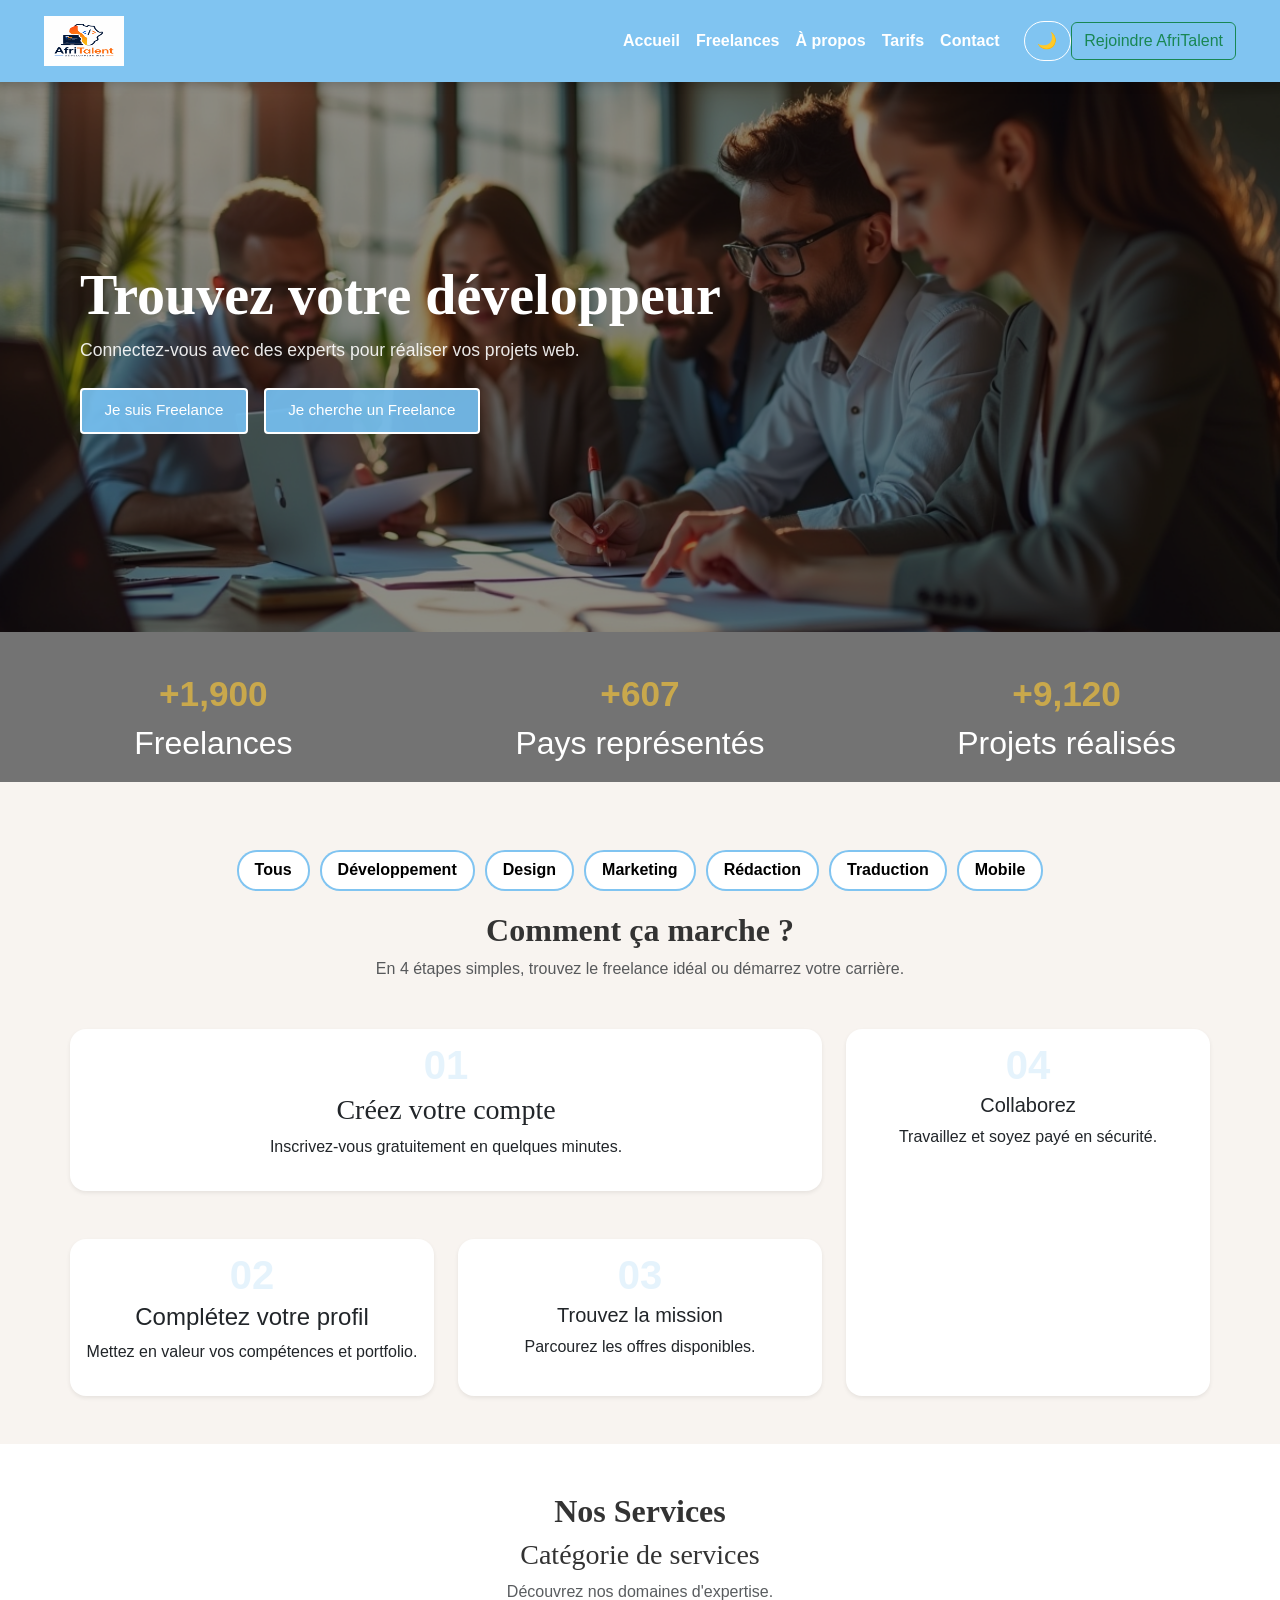
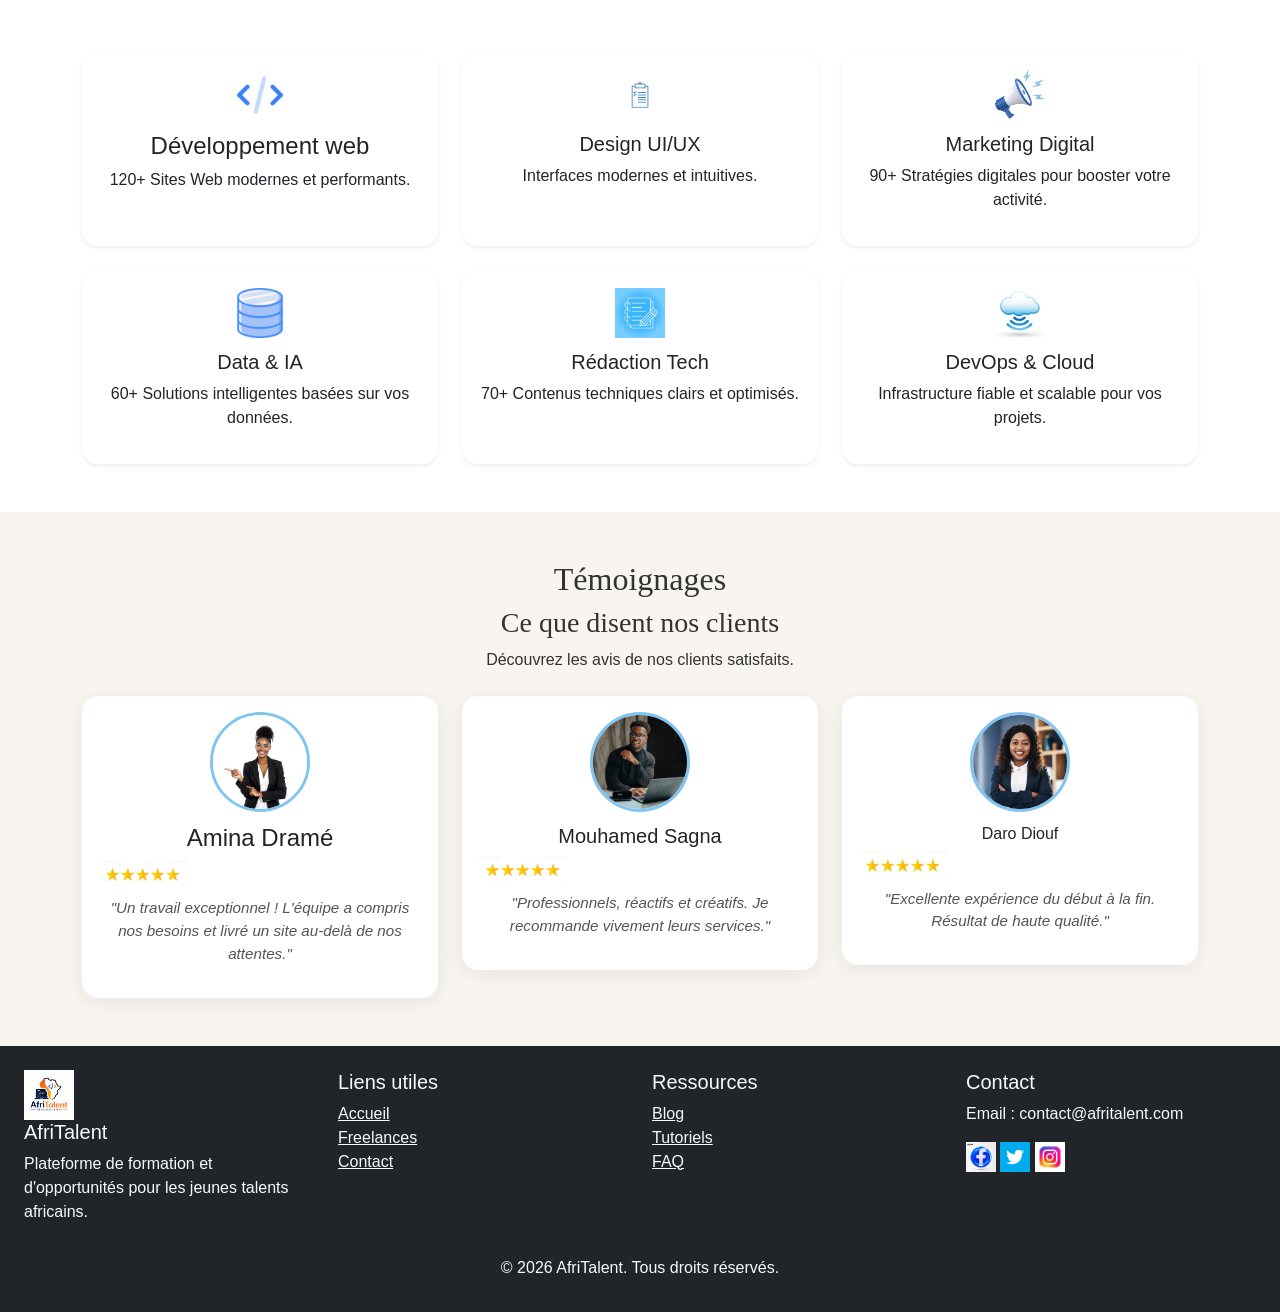
<file: index.html>
<!DOCTYPE html>
<html lang="fr">

<head>
  <meta charset="UTF-8">
  <meta name="viewport" content="width=device-width, initial-scale=1.0">
  <title>AfriTalent — Accueil</title>
  <!-- Bootstrap 5 via CDN -->
  <link href="https://cdn.jsdelivr.net/npm/bootstrap@5.3.0/dist/css/bootstrap.min.css" rel="stylesheet">
  <!-- Bootstrap Icons -->
  <link href="https://cdn.jsdelivr.net/npm/bootstrap-icons@1.10.5/font/bootstrap-icons.css" rel="stylesheet">
  <!-- Feuille de style personnelle -->
  <link rel="stylesheet" href="css/style.css">
</head>

<body>

  <!-- NAVBAR : navigation responsive avec Bootstrap -->
  <nav class="navbar navbar-expand-lg bg-white">
    <div class="container-fluid">
      <img src="IMAGE/LOGO.png" width="80" alt="Logo AfriTalent">
      <button class="navbar-toggler" type="button" data-bs-toggle="collapse" data-bs-target="#navbarSupportedContent"
        aria-controls="navbarSupportedContent" aria-expanded="false" aria-label="Toggle navigation">
        <span class="navbar-toggler-icon"></span>
      </button>
      <div class="collapse navbar-collapse" id="navbarSupportedContent">
        <ul class="navbar-nav ms-auto mb-2 mb-lg-0">
          <li class="nav-item"><a class="nav-link active" aria-current="page" href="index.html">Accueil</a></li>
          <li class="nav-item"><a class="nav-link" href="freelances.html">Freelances</a></li>
          <li class="nav-item"><a class="nav-link" href="about.html">À propos</a></li>
          <li class="nav-item"><a class="nav-link" href="tarif.html">Tarifs</a></li>
          <li class="nav-item"><a class="nav-link" href="contact.html">Contact</a></li>
        </ul>
        <form class="d-flex" role="search">
          <button class="btn btn-outline-success" type="submit">Rejoindre AfriTalent</button>
        </form>
      </div>
    </div>
  </nav>

  <!-- SECTION HERO : image principale avec titre et boutons CTA -->
  <section id="hero">
    <div class="hero">
      <img src="IMAGE/AfriTalent.png" alt="Image hero AfriTalent">
      <div class="hero-content">
        <h1>Trouvez votre développeur</h1>
        <p>Connectez-vous avec des experts pour réaliser vos projets web.</p>
        <div class="hero-buttons">
          <button type="button" class="btn btn-primary">Je suis Freelance</button>
          <button type="button" class="btn btn-primary">Je cherche un Freelance</button>
        </div>
      </div>
    </div>

    <!-- STATS : compteurs animés au scroll -->
    <div id="stats-section" class="row text-center g-4">
      <div class="col-md-4">
        <span class="display-6 fw-bold counter" data-target="2500">+2500</span>
        <p>Freelances</p>
      </div>
      <div class="col-md-4">
        <span class="display-6 fw-bold counter" data-target="800">+800</span>
        <p>Pays représentés</p>
      </div>
      <div class="col-md-4">
        <span class="display-6 fw-bold counter" data-target="12000">+12 000</span>
        <p>Projets réalisés</p>
      </div>
    </div>
  </section>

  <!-- SECTION COMMENT ÇA MARCHE : Bento Grid 4 étapes -->
  <section id="how-it-works" class="py-5" aria-labelledby="how-title">
    <div class="container text-center">
      <h2 id="how-title" class="fw-bold">Comment ça marche ?</h2>
      <p class="text-muted">En 4 étapes simples, trouvez le freelance idéal ou démarrez votre carrière.</p>
      <div class="row g-4 mt-4">
        <div class="col-md-3">
          <div class="card h-100 shadow-sm">
            <div class="card-body">
              <span class="text-primary fw-bold">01</span>
              <h3>Créez votre compte</h3>
              <p>Inscrivez-vous gratuitement en quelques minutes.</p>
            </div>
          </div>
        </div>
        <div class="col-md-3">
          <div class="card h-100 shadow-sm">
            <div class="card-body">
              <span class="text-primary fw-bold">02</span>
              <h4>Complétez votre profil</h4>
              <p>Mettez en valeur vos compétences et portfolio.</p>
            </div>
          </div>
        </div>
        <div class="col-md-3">
          <div class="card h-100 shadow-sm">
            <div class="card-body">
              <span class="text-primary fw-bold">03</span>
              <h5>Trouvez la mission</h5>
              <p>Parcourez les offres disponibles.</p>
            </div>
          </div>
        </div>
        <div class="col-md-3">
          <div class="card h-100 shadow-sm">
            <div class="card-body">
              <span class="text-primary fw-bold">04</span>
              <h5>Collaborez</h5>
              <p>Travaillez et soyez payé en sécurité.</p>
            </div>
          </div>
        </div>
      </div>
    </div>
  </section>

  <!-- SECTION CATÉGORIES DE SERVICES -->
  <section id="services" class="py-5">
    <div class="container text-center">
      <h2 class="fw-bold">Nos Services</h2>
      <h3>Catégorie de services</h3>
      <p class="text-muted">Découvrez nos domaines d'expertise.</p>
      <div class="row g-4 mt-4">
        <div class="col-md-4">
          <div class="card h-100 shadow-sm">
            <div class="card-body">
              <img src="IMAGE/S1.jpg" width="50" alt="Développement web">
              <h4>Développement web</h4>
              <p>120+ Sites Web modernes et performants.</p>
            </div>
          </div>
        </div>
        <div class="col-md-4">
          <div class="card h-100 shadow-sm">
            <div class="card-body">
              <img src="IMAGE/S6.jpg" width="50" alt="Design UI/UX">
              <h5>Design UI/UX</h5>
              <p>Interfaces modernes et intuitives.</p>
            </div>
          </div>
        </div>
        <div class="col-md-4">
          <div class="card h-100 shadow-sm">
            <div class="card-body">
              <img src="IMAGE/S5.jpg" width="50" alt="Marketing Digital">
              <h5>Marketing Digital</h5>
              <p>90+ Stratégies digitales pour booster votre activité.</p>
            </div>
          </div>
        </div>
        <div class="col-md-4">
          <div class="card h-100 shadow-sm">
            <div class="card-body">
              <img src="IMAGE/S2.jpg" width="50" alt="Data et IA">
              <h5>Data & IA</h5>
              <p>60+ Solutions intelligentes basées sur vos données.</p>
            </div>
          </div>
        </div>
        <div class="col-md-4">
          <div class="card h-100 shadow-sm">
            <div class="card-body">
              <img src="IMAGE/S3.jpg" width="50" alt="Rédaction Tech">
              <h5>Rédaction Tech</h5>
              <p>70+ Contenus techniques clairs et optimisés.</p>
            </div>
          </div>
        </div>
        <div class="col-md-4">
          <div class="card h-100 shadow-sm">
            <div class="card-body">
              <img src="IMAGE/S4.jpg" width="50" alt="DevOps et Cloud">
              <h5>DevOps & Cloud</h5>
              <p>Infrastructure fiable et scalable pour vos projets.</p>
            </div>
          </div>
        </div>
      </div>
    </div>
  </section>

  <!-- SECTION TÉMOIGNAGES -->
  <section id="Témoignage" class="py-5">
    <div class="container text-center">
      <h2>Témoignages</h2>
      <h3>Ce que disent nos clients</h3>
      <p>Découvrez les avis de nos clients satisfaits.</p>
      <div class="row mt-4">
        <div class="col-md-4">
          <div class="card p-3">
            <img src="IMAGE/image_femme.jpg" alt="image_femme">
            <h4>Amina Dramé</h4>
            <img src="IMAGE/etoile.jpg" width="90" alt="Note 5 étoiles">
            <p>"Un travail exceptionnel ! L'équipe a compris nos besoins et livré un site au-delà de nos attentes."</p>
          </div>
        </div>
        <div class="col-md-4">
          <div class="card p-3">
            <img src="IMAGE/image_homme.jpg" alt="image_homme">
            <h5>Mouhamed Sagna</h5>
            <img src="IMAGE/etoile.jpg" width="90" alt="Note 5 étoiles">
            <p>"Professionnels, réactifs et créatifs. Je recommande vivement leurs services."</p>
          </div>
        </div>
        <div class="col-md-4">
          <div class="card p-3">
            <img src="IMAGE/image_feme.jpeg" alt="image_feme">
            <h6>Daro Diouf</h6>
            <img src="IMAGE/etoile.jpg" width="90" alt="Note 5 étoiles">
            <p>"Excellente expérience du début à la fin. Résultat de haute qualité."</p>
          </div>
        </div>
      </div>
    </div>
  </section>

  <!-- FOOTER : 4 colonnes -->
  <footer class="bg-dark text-light pt-4 w-100">
    <div class="row px-4">
      <div class="col-md-3">
        <img src="IMAGE/LOGO.png" width="50" alt="Logo AfriTalent">
        <h5>AfriTalent</h5>
        <p>Plateforme de formation et d'opportunités pour les jeunes talents africains.</p>
      </div>
      <div class="col-md-3">
        <h5>Liens utiles</h5>
        <ul class="list-unstyled">
          <li><a href="index.html" class="text-light">Accueil</a></li>
          <li><a href="freelances.html" class="text-light">Freelances</a></li>
          <li><a href="contact.html" class="text-light">Contact</a></li>
        </ul>
      </div>
      <div class="col-md-3">
        <h5>Ressources</h5>
        <ul class="list-unstyled">
          <li><a href="#" class="text-light">Blog</a></li>
          <li><a href="#" class="text-light">Tutoriels</a></li>
          <li><a href="#" class="text-light">FAQ</a></li>
        </ul>
      </div>
      <div class="col-md-3">
        <h5>Contact</h5>
        <p>Email : contact@afritalent.com</p>
        <a href="https://www.facebook.com" target="_blank"><img src="IMAGE/facebook.jpg" width="30" alt="Facebook"></a>
        <a href="https://www.twitter.com" target="_blank"><img src="IMAGE/twiter.jpg" width="30" alt="Twitter"></a>
        <a href="https://www.instagram.com" target="_blank"><img src="IMAGE/instagramme.jpg" width="30"
            alt="Instagram"></a>
      </div>
    </div>
    <!-- Copyright avec année dynamique -->
    <div class="text-center mt-3 pb-3">
      <p>&copy; <span id="year"></span> AfriTalent. Tous droits réservés.</p>
    </div>
  </footer>

  <!-- Bootstrap JS -->
  <script src="https://cdn.jsdelivr.net/npm/bootstrap@5.3.0/dist/js/bootstrap.bundle.min.js"></script>
  <!-- Script JavaScript principal -->
  <script src="js/main.Js"></script>

</body>

</html>
</file>
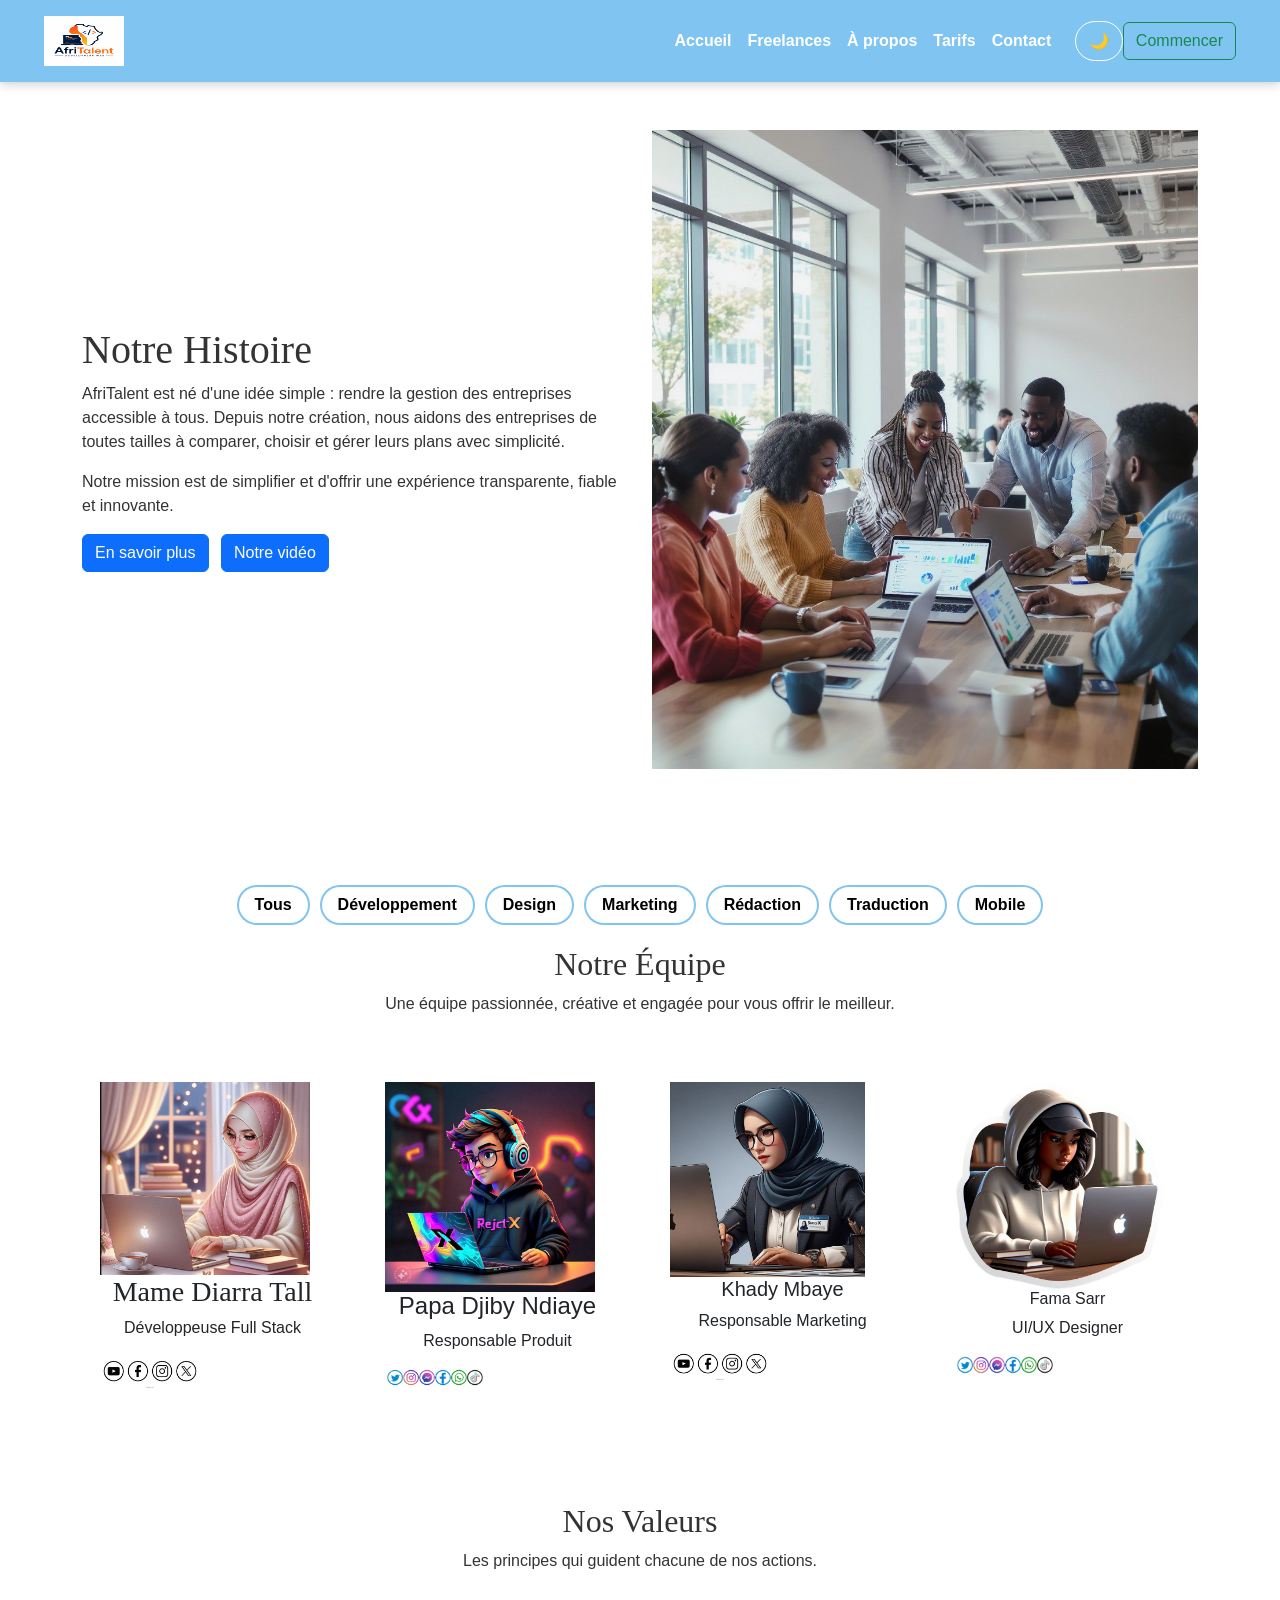
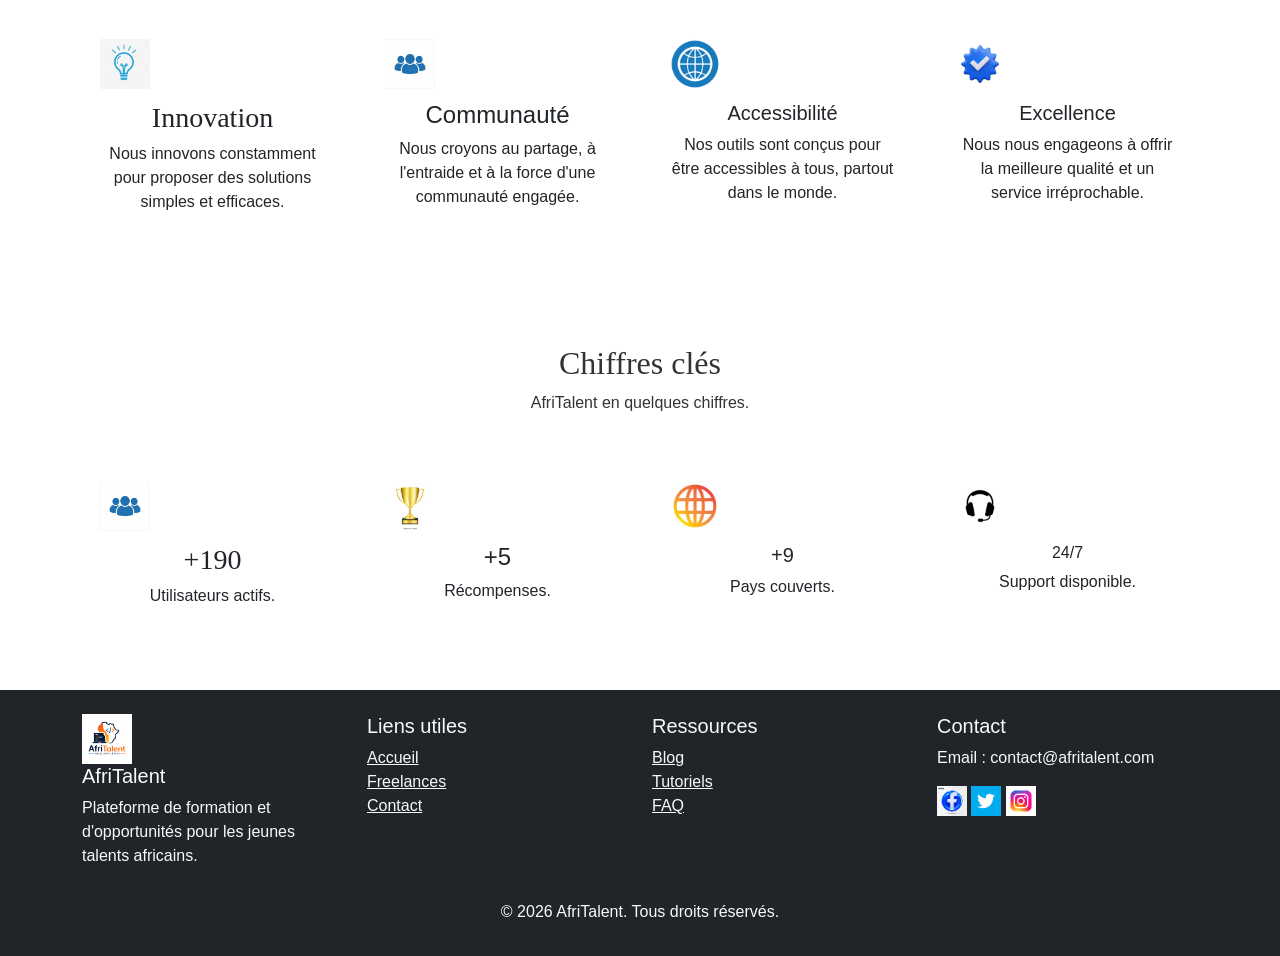
<file: about.html>
<!DOCTYPE html>
<html lang="fr">

<head>
  <meta charset="UTF-8">
  <meta name="viewport" content="width=device-width, initial-scale=1.0">
  <title>AfriTalent — À propos</title>
  <!-- Bootstrap 5 via CDN -->
  <link href="https://cdn.jsdelivr.net/npm/bootstrap@5.3.0/dist/css/bootstrap.min.css" rel="stylesheet">
  <!-- Bootstrap Icons -->
  <link href="https://cdn.jsdelivr.net/npm/bootstrap-icons@1.10.5/font/bootstrap-icons.css" rel="stylesheet">
  <!-- Feuille de style personnelle -->
  <link rel="stylesheet" href="css/style.css">
</head>

<body>

  <!-- NAVBAR -->
  <nav class="navbar navbar-expand-lg bg-white">
    <div class="container-fluid">
      <img src="IMAGE/LOGO.png" width="80" alt="Logo AfriTalent">
      <button class="navbar-toggler" type="button" data-bs-toggle="collapse" data-bs-target="#navbarSupportedContent"
        aria-controls="navbarSupportedContent" aria-expanded="false" aria-label="Toggle navigation">
        <span class="navbar-toggler-icon"></span>
      </button>
      <div class="collapse navbar-collapse" id="navbarSupportedContent">
        <ul class="navbar-nav ms-auto mb-2 mb-lg-0">
          <li class="nav-item"><a class="nav-link" href="index.html">Accueil</a></li>
          <li class="nav-item"><a class="nav-link" href="freelances.html">Freelances</a></li>
          <li class="nav-item"><a class="nav-link active" aria-current="page" href="about.html">À propos</a></li>
          <li class="nav-item"><a class="nav-link" href="tarif.html">Tarifs</a></li>
          <li class="nav-item"><a class="nav-link" href="contact.html">Contact</a></li>
        </ul>
        <form class="d-flex" role="search">
          <button class="btn btn-outline-success" type="submit">Commencer</button>
        </form>
      </div>
    </div>
  </nav>

  <!-- SECTION NOTRE HISTOIRE -->
  <section class="py-5">
    <div class="container">
      <div class="row align-items-center">
        <div class="col-md-6">
          <h1>Notre Histoire</h1>
          <p>AfriTalent est né d'une idée simple : rendre la gestion des entreprises accessible à tous. Depuis notre
            création, nous aidons des entreprises de toutes tailles à comparer, choisir et gérer leurs plans avec
            simplicité.</p>
          <p>Notre mission est de simplifier et d'offrir une expérience transparente, fiable et innovante.</p>
          <button type="button" class="btn btn-primary">En savoir plus</button>
          <button type="button" class="btn btn-primary ms-2">Notre vidéo</button>
        </div>
        <div class="col-md-6">
          <img src="IMAGE/histoire.jpg" class="img-fluid" alt="Notre histoire AfriTalent">
        </div>
      </div>
    </div>
  </section>

  <!-- SECTION ÉQUIPE -->
  <section class="py-5">
    <div class="container text-center">
      <h2>Notre Équipe</h2>
      <p>Une équipe passionnée, créative et engagée pour vous offrir le meilleur.</p>
      <div class="row g-4 mt-4">
        <div class="col-md-3">
          <div class="card p-3">
            <img src="IMAGE/diarra.jpg" width="210" alt="Photo de Mame Diarra Tall">
            <h3>Mame Diarra Tall</h3>
            <p>Développeuse Full Stack</p>
            <img src="IMAGE/Application 1.jpg" width="100" alt="Réseaux sociaux">
          </div>
        </div>
        <div class="col-md-3">
          <div class="card p-3">
            <img src="IMAGE/issa.jpg" width="210" alt="Photo de Papa Djiby Ndiaye">
            <h4>Papa Djiby Ndiaye</h4>
            <p>Responsable Produit</p>
            <img src="IMAGE/application2.jpg" width="100" alt="Réseaux sociaux">
          </div>
        </div>
        <div class="col-md-3">
          <div class="card p-3">
            <img src="IMAGE/khady.jpg" width="195" alt="Photo de Khady Mbaye">
            <h5>Khady Mbaye</h5>
            <p>Responsable Marketing</p>
            <img src="IMAGE/Application 1.jpg" width="100" alt="Réseaux sociaux">
          </div>
        </div>
        <div class="col-md-3">
          <div class="card p-3">
            <img src="IMAGE/fama.jpg" width="210" alt="Photo de Fama Sarr">
            <h6>Fama Sarr</h6>
            <p>UI/UX Designer</p>
            <img src="IMAGE/application2.jpg" width="100" alt="Réseaux sociaux">
          </div>
        </div>
      </div>
    </div>
  </section>

  <!-- SECTION NOS VALEURS -->
  <section class="py-5">
    <div class="container text-center">
      <h2>Nos Valeurs</h2>
      <p>Les principes qui guident chacune de nos actions.</p>
      <div class="row g-4 mt-4">
        <div class="col-md-3">
          <div class="card p-3">
            <img src="IMAGE/innovation.jpg" width="50" alt="Innovation">
            <h3>Innovation</h3>
            <p>Nous innovons constamment pour proposer des solutions simples et efficaces.</p>
          </div>
        </div>
        <div class="col-md-3">
          <div class="card p-3">
            <img src="IMAGE/communauté.jpg" width="50" alt="Communauté">
            <h4>Communauté</h4>
            <p>Nous croyons au partage, à l'entraide et à la force d'une communauté engagée.</p>
          </div>
        </div>
        <div class="col-md-3">
          <div class="card p-3">
            <img src="IMAGE/accessibilité.jpg" width="50" alt="Accessibilité">
            <h5>Accessibilité</h5>
            <p>Nos outils sont conçus pour être accessibles à tous, partout dans le monde.</p>
          </div>
        </div>
        <div class="col-md-3">
          <div class="card p-3">
            <img src="IMAGE/excellence.jpg" width="50" alt="Excellence">
            <h5>Excellence</h5>
            <p>Nous nous engageons à offrir la meilleure qualité et un service irréprochable.</p>
          </div>
        </div>
      </div>
    </div>
  </section>

  <!-- SECTION CHIFFRES CLÉS avec compteurs animés -->
  <section class="py-5">
    <div class="container text-center">
      <h2>Chiffres clés</h2>
      <p>AfriTalent en quelques chiffres.</p>
      <div class="row g-4 mt-4">
        <div class="col-md-3">
          <div class="card p-3">
            <img src="IMAGE/communauté.jpg" width="50" alt="Utilisateurs">
            <h3 class="counter" data-target="1250">+1250</h3>
            <p>Utilisateurs actifs.</p>
          </div>
        </div>
        <div class="col-md-3">
          <div class="card p-3">
            <img src="IMAGE/recompense.jpg" width="50" alt="Récompenses">
            <h4 class="counter" data-target="35">+35</h4>
            <p>Récompenses.</p>
          </div>
        </div>
        <div class="col-md-3">
          <div class="card p-3">
            <img src="IMAGE/pays.jpg" width="50" alt="Pays">
            <h5 class="counter" data-target="65">+65</h5>
            <p>Pays couverts.</p>
          </div>
        </div>
        <div class="col-md-3">
          <div class="card p-3">
            <img src="IMAGE/support.jpg" width="50" alt="Support">
            <h6>24/7</h6>
            <p>Support disponible.</p>
          </div>
        </div>
      </div>
    </div>
  </section>

  <!-- FOOTER -->
  <footer class="bg-dark text-light pt-4">
    <div class="container">
      <div class="row">
        <div class="col-md-3">
          <img src="IMAGE/LOGO.png" width="50" alt="Logo AfriTalent">
          <h5>AfriTalent</h5>
          <p>Plateforme de formation et d'opportunités pour les jeunes talents africains.</p>
        </div>
        <div class="col-md-3">
          <h5>Liens utiles</h5>
          <ul class="list-unstyled">
            <li><a href="index.html" class="text-light">Accueil</a></li>
            <li><a href="freelances.html" class="text-light">Freelances</a></li>
            <li><a href="contact.html" class="text-light">Contact</a></li>
          </ul>
        </div>
        <div class="col-md-3">
          <h5>Ressources</h5>
          <ul class="list-unstyled">
            <li><a href="#" class="text-light">Blog</a></li>
            <li><a href="#" class="text-light">Tutoriels</a></li>
            <li><a href="#" class="text-light">FAQ</a></li>
          </ul>
        </div>
        <div class="col-md-3">
          <h5>Contact</h5>
          <p>Email : contact@afritalent.com</p>
          <a href="https://www.facebook.com" target="_blank"><img src="IMAGE/facebook.jpg" width="30"
              alt="Facebook"></a>
          <a href="https://www.twitter.com" target="_blank"><img src="IMAGE/twiter.jpg" width="30" alt="Twitter"></a>
          <a href="https://www.instagram.com" target="_blank"><img src="IMAGE/instagramme.jpg" width="30"
              alt="Instagram"></a>
        </div>
      </div>
      <div class="text-center mt-3 pb-3">
        <p>&copy; <span id="year"></span> AfriTalent. Tous droits réservés.</p>
      </div>
    </div>
  </footer>

  <!-- Bootstrap JS -->
  <script src="https://cdn.jsdelivr.net/npm/bootstrap@5.3.0/dist/js/bootstrap.bundle.min.js"></script>
  <script src="js/main.Js"></script>

</body>

</html>
</file>
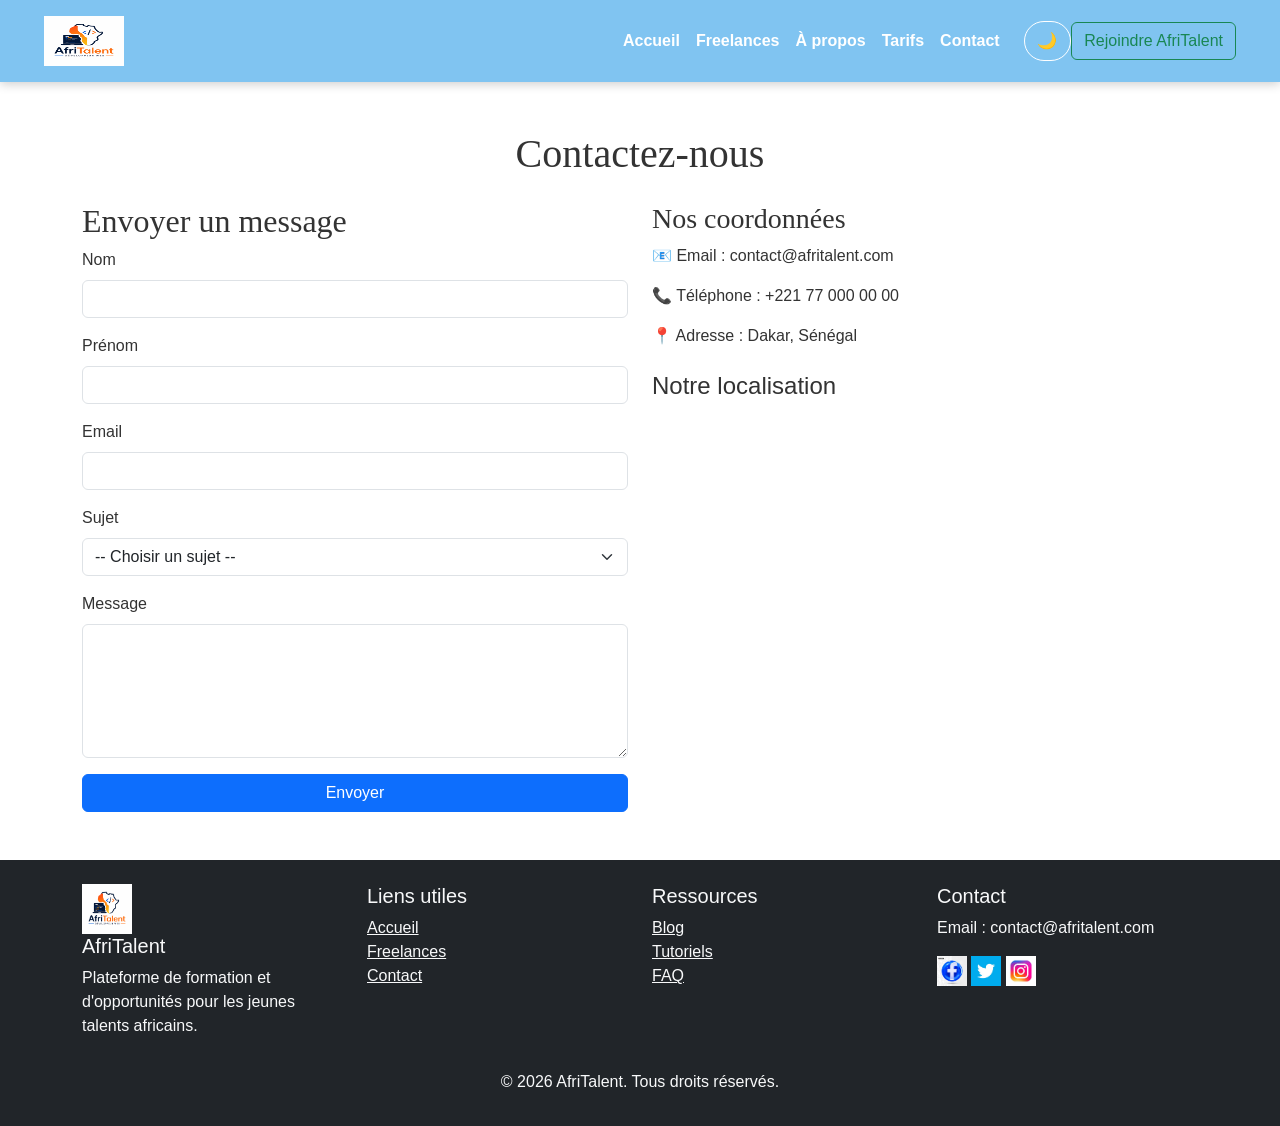
<file: contact.html>
<!DOCTYPE html>
<html lang="fr">

<head>
  <meta charset="UTF-8">
  <meta name="viewport" content="width=device-width, initial-scale=1.0">
  <title>AfriTalent — Contact</title>
  <!-- Bootstrap 5 via CDN -->
  <link href="https://cdn.jsdelivr.net/npm/bootstrap@5.3.0/dist/css/bootstrap.min.css" rel="stylesheet">
  <!-- Bootstrap Icons -->
  <link href="https://cdn.jsdelivr.net/npm/bootstrap-icons@1.10.5/font/bootstrap-icons.css" rel="stylesheet">
  <!-- Feuille de style personnelle -->
  <link rel="stylesheet" href="css/style.css">
</head>

<body>

  <!-- NAVBAR -->
  <nav class="navbar navbar-expand-lg bg-white">
    <div class="container-fluid">
      <img src="IMAGE/LOGO.png" width="80" alt="Logo AfriTalent">
      <button class="navbar-toggler" type="button" data-bs-toggle="collapse" data-bs-target="#navbarSupportedContent"
        aria-controls="navbarSupportedContent" aria-expanded="false" aria-label="Toggle navigation">
        <span class="navbar-toggler-icon"></span>
      </button>
      <div class="collapse navbar-collapse" id="navbarSupportedContent">
        <ul class="navbar-nav ms-auto mb-2 mb-lg-0">
          <li class="nav-item"><a class="nav-link" href="index.html">Accueil</a></li>
          <li class="nav-item"><a class="nav-link" href="freelances.html">Freelances</a></li>
          <li class="nav-item"><a class="nav-link" href="about.html">À propos</a></li>
          <li class="nav-item"><a class="nav-link" href="tarif.html">Tarifs</a></li>
          <li class="nav-item"><a class="nav-link active" aria-current="page" href="contact.html">Contact</a></li>
        </ul>
        <form class="d-flex" role="search">
          <button class="btn btn-outline-success" type="submit">Rejoindre AfriTalent</button>
        </form>
      </div>
    </div>
  </nav>

  <!-- SECTION CONTACT : formulaire + coordonnées -->
  <section class="py-5">
    <div class="container">
      <h1 class="text-center mb-4">Contactez-nous</h1>
      <div class="row">

        <!-- FORMULAIRE DE CONTACT (validation JS) -->
        <div class="col-md-6">
          <h2>Envoyer un message</h2>
          <form>
            <!-- Champ Nom -->
            <div class="mb-3">
              <label class="form-label" for="nom">Nom</label>
              <input type="text" class="form-control" id="nom">
            </div>
            <!-- Champ Prénom -->
            <div class="mb-3">
              <label class="form-label" for="prenom">Prénom</label>
              <input type="text" class="form-control" id="prenom">
            </div>
            <!-- Champ Email -->
            <div class="mb-3">
              <label class="form-label" for="email">Email</label>
              <input type="email" class="form-control" id="email">
            </div>
            <!-- Champ Sujet -->
            <div class="mb-3">
              <label class="form-label" for="sujet">Sujet</label>
              <select class="form-select" id="sujet">
                <option>-- Choisir un sujet --</option>
                <option>Demande</option>
                <option>Support</option>
                <option>Autre</option>
              </select>
            </div>
            <!-- Champ Message -->
            <div class="mb-3">
              <label class="form-label" for="message">Message</label>
              <textarea class="form-control" id="message" rows="5"></textarea>
            </div>
            <!-- Bouton d'envoi -->
            <button class="btn btn-primary w-100">Envoyer</button>
          </form>
        </div>

        <!-- INFORMATIONS DE CONTACT + CARTE GOOGLE MAPS -->
        <div class="col-md-6">
          <h3>Nos coordonnées</h3>
          <p>📧 Email : contact@afritalent.com</p>
          <p>📞 Téléphone : +221 77 000 00 00</p>
          <p>📍 Adresse : Dakar, Sénégal</p>
          <h4 class="mt-4">Notre localisation</h4>
          <!-- Carte Google Maps intégrée via iframe -->
          <iframe src="https://maps.google.com/maps?q=dakar&t=&z=13&ie=UTF8&iwloc=&output=embed" 
              width="1000"
              height="250" 
               style="border:0;"
               title="Carte de Dakar" aria-label="Carte Google Maps de Dakar">
          </iframe>
        </div>

      </div>
    </div>
  </section>

  <!-- FOOTER -->
  <footer class="bg-dark text-light pt-4">
    <div class="container">
      <div class="row">
        <div class="col-md-3">
          <img src="IMAGE/LOGO.png" width="50" alt="Logo AfriTalent">
          <h5>AfriTalent</h5>
          <p>Plateforme de formation et d'opportunités pour les jeunes talents africains.</p>
        </div>
        <div class="col-md-3">
          <h5>Liens utiles</h5>
          <ul class="list-unstyled">
            <li><a href="index.html" class="text-light">Accueil</a></li>
            <li><a href="freelances.html" class="text-light">Freelances</a></li>
            <li><a href="contact.html" class="text-light">Contact</a></li>
          </ul>
        </div>
        <div class="col-md-3">
          <h5>Ressources</h5>
          <ul class="list-unstyled">
            <li><a href="#" class="text-light">Blog</a></li>
            <li><a href="#" class="text-light">Tutoriels</a></li>
            <li><a href="#" class="text-light">FAQ</a></li>
          </ul>
        </div>
        <div class="col-md-3">
          <h5>Contact</h5>
          <p>Email : contact@afritalent.com</p>
          <a href="https://www.facebook.com" target="_blank"><img src="IMAGE/facebook.jpg" width="30"
              alt="Facebook"></a>
          <a href="https://www.twitter.com" target="_blank"><img src="IMAGE/twiter.jpg" width="30" alt="Twitter"></a>
          <a href="https://www.instagram.com" target="_blank"><img src="IMAGE/instagramme.jpg" width="30"
              alt="Instagram"></a>
        </div>
      </div>
      <div class="text-center mt-3 pb-3">
        <p>&copy; <span id="year"></span> AfriTalent. Tous droits réservés.</p>
      </div>
    </div>
  </footer>

  <!-- Bootstrap JS -->
  <script src="https://cdn.jsdelivr.net/npm/bootstrap@5.3.0/dist/js/bootstrap.bundle.min.js"></script>
  <script src="js/main.Js"></script>

</body>

</html>
</file>
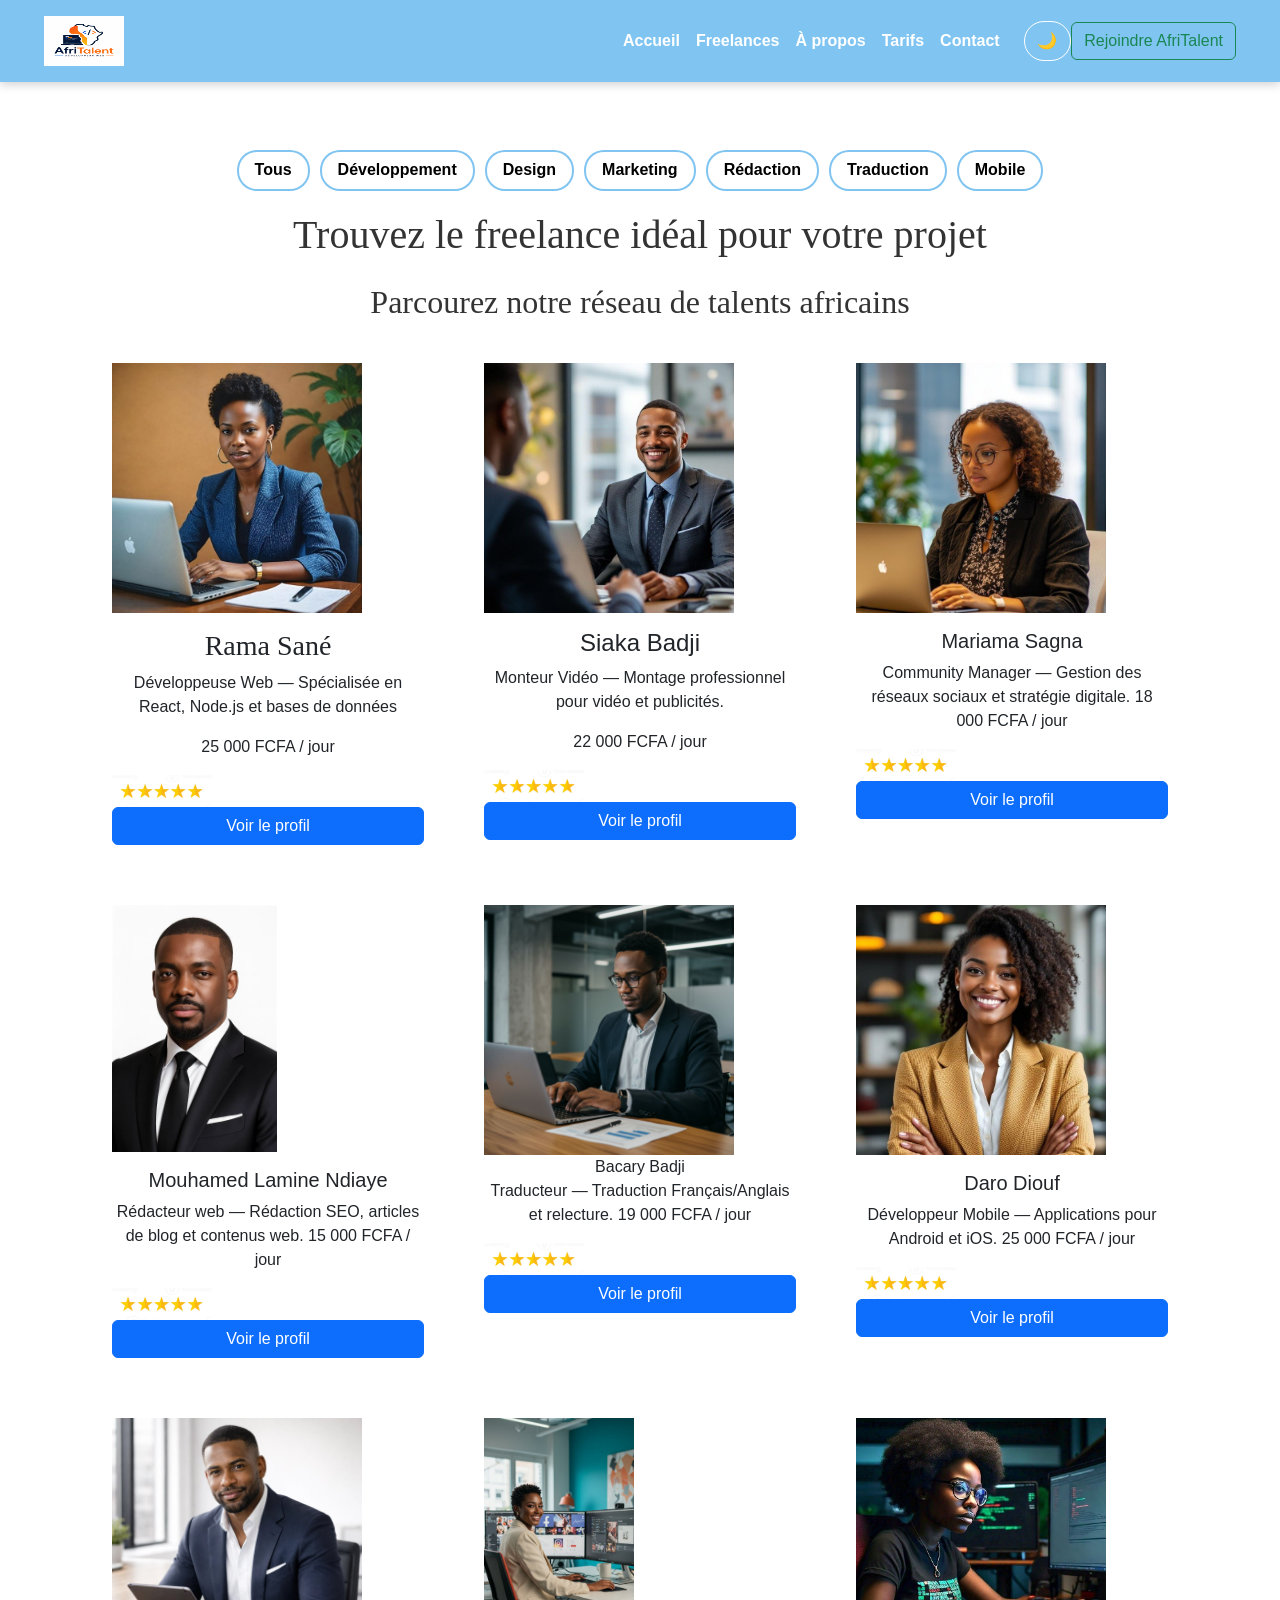
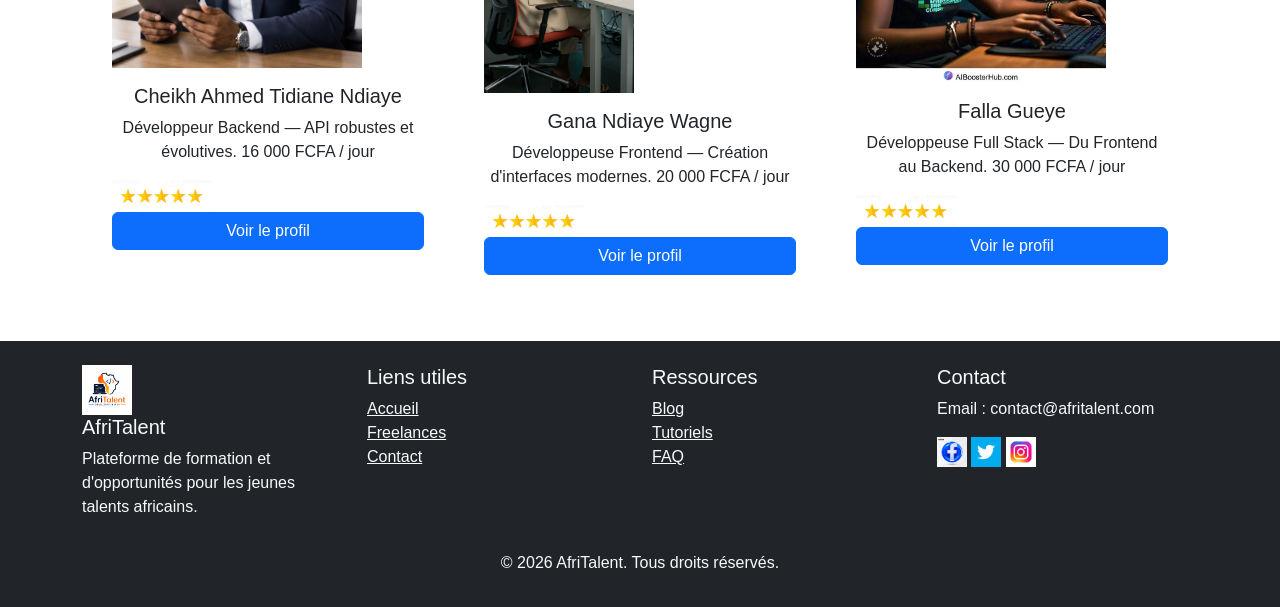
<file: freelances.html>
<!DOCTYPE html>
<html lang="fr">

<head>
  <meta charset="UTF-8">
  <meta name="viewport" content="width=device-width, initial-scale=1.0">
  <title>AfriTalent — Freelances</title>
  <!-- Bootstrap 5 via CDN -->
  <link href="https://cdn.jsdelivr.net/npm/bootstrap@5.3.0/dist/css/bootstrap.min.css" rel="stylesheet">
  <!-- Bootstrap Icons -->
  <link href="https://cdn.jsdelivr.net/npm/bootstrap-icons@1.10.5/font/bootstrap-icons.css" rel="stylesheet">
  <!-- Feuille de style personnelle -->
  <link rel="stylesheet" href="css/style.css">
</head>

<body>

  <!-- NAVBAR -->
  <nav class="navbar navbar-expand-lg bg-white">
    <div class="container-fluid">
      <img src="IMAGE/LOGO.png" width="80" alt="Logo AfriTalent">
      <button class="navbar-toggler" type="button" data-bs-toggle="collapse" data-bs-target="#navbarSupportedContent"
        aria-controls="navbarSupportedContent" aria-expanded="false" aria-label="Toggle navigation">
        <span class="navbar-toggler-icon"></span>
      </button>
      <div class="collapse navbar-collapse" id="navbarSupportedContent">
        <ul class="navbar-nav ms-auto mb-2 mb-lg-0">
          <li class="nav-item"><a class="nav-link" href="index.html">Accueil</a></li>
          <li class="nav-item"><a class="nav-link active" aria-current="page" href="freelances.html">Freelances</a></li>
          <li class="nav-item"><a class="nav-link" href="about.html">À propos</a></li>
          <li class="nav-item"><a class="nav-link" href="tarif.html">Tarifs</a></li>
          <li class="nav-item"><a class="nav-link" href="contact.html">Contact</a></li>
        </ul>
        <form class="d-flex" role="search">
          <button class="btn btn-outline-success" type="submit">Rejoindre AfriTalent</button>
        </form>
      </div>
    </div>
  </nav>

  <!-- SECTION FREELANCES : grille de profils avec filtrage JS -->
  <section class="container text-center py-5">
    <h1 class="mb-4">Trouvez le freelance idéal pour votre projet</h1>
    <h2 class="mb-4">Parcourez notre réseau de talents africains</h2>

    <!-- Ligne 1 -->
    <div class="container">
      <div class="row g-4">
        <div class="col-md-4">
          <div class="card p-3">
            <img src="IMAGE/image1.jpg" width="250" alt="image1">
            <h3 class="mt-3">Rama Sané</h3>
            <p>Développeuse Web — Spécialisée en React, Node.js et bases de données</p>
            <p>25 000 FCFA / jour</p>
            <img src="IMAGE/etoile.jpg" width="100" alt="Note 5 étoiles">
            <button type="button" class="btn btn-primary">Voir le profil</button>
          </div>
        </div>
        <div class="col-md-4">
          <div class="card p-3">
            <img src="IMAGE/image2.jpg" width="250" alt="image2">
            <h4 class="mt-3">Siaka Badji</h4>
            <p>Monteur Vidéo — Montage professionnel pour vidéo et publicités.</p>
            <p>22 000 FCFA / jour</p>
            <img src="IMAGE/etoile.jpg" width="100" alt="Note 5 étoiles">
            <button type="button" class="btn btn-primary">Voir le profil</button>
          </div>
        </div>
        <div class="col-md-4">
          <div class="card p-3">
            <img src="IMAGE/image3.jpg" width="250" alt="image3">
            <h5 class="mt-3">Mariama Sagna</h5>
            <p>Community Manager — Gestion des réseaux sociaux et stratégie digitale. 18 000 FCFA / jour</p>
            <img src="IMAGE/etoile.jpg" width="100" alt="Note 5 étoiles">
            <button type="button" class="btn btn-primary">Voir le profil</button>
          </div>
        </div>
      </div>
    </div>

    <!-- Ligne 2 -->
    <div class="container mt-4">
      <div class="row g-4">
        <div class="col-md-4">
          <div class="card p-3">
            <img src="IMAGE/image4.jpg" width="165" alt="image4">
            <h5 class="mt-3">Mouhamed Lamine Ndiaye</h5>
            <p>Rédacteur web — Rédaction SEO, articles de blog et contenus web. 15 000 FCFA / jour</p>
            <img src="IMAGE/etoile.jpg" width="100" alt="Note 5 étoiles">
            <button type="button" class="btn btn-primary">Voir le profil</button>
          </div>
        </div>
        <div class="col-md-4">
          <div class="card p-3">
            <img src="IMAGE/image5.jpg" width="250" alt="image5>
            <h5 class="mt-3">Bacary Badji</h5>
            <p>Traducteur — Traduction Français/Anglais et relecture. 19 000 FCFA / jour</p>
            <img src="IMAGE/etoile.jpg" width="100" alt="Note 5 étoiles">
            <button type="button" class="btn btn-primary">Voir le profil</button>
          </div>
        </div>
        <div class="col-md-4">
          <div class="card p-3">
            <img src="IMAGE/image6.jpg" width="250" alt="image6">
            <h5 class="mt-3">Daro Diouf</h5>
            <p>Développeur Mobile — Applications pour Android et iOS. 25 000 FCFA / jour</p>
            <img src="IMAGE/etoile.jpg" width="100" alt="Note 5 étoiles">
            <button type="button" class="btn btn-primary">Voir le profil</button>
          </div>
        </div>
      </div>
    </div>

    <!-- Ligne 3 -->
    <div class="container mt-4">
      <div class="row g-4">
        <div class="col-md-4">
          <div class="card p-3">
            <img src="IMAGE/image7.jpg" width="250" alt="image7">
            <h5 class="mt-3">Cheikh Ahmed Tidiane Ndiaye</h5>
            <p>Développeur Backend — API robustes et évolutives. 16 000 FCFA / jour</p>
            <img src="IMAGE/etoile.jpg" width="100" alt="Note 5 étoiles">
            <button type="button" class="btn btn-primary">Voir le profil</button>
          </div>
        </div>
        <div class="col-md-4">
          <div class="card p-3">
            <img src="IMAGE/image8.jpg" width="150" alt="image8">
            <h5 class="mt-3">Gana Ndiaye Wagne</h5>
            <p>Développeuse Frontend — Création d'interfaces modernes. 20 000 FCFA / jour</p>
            <img src="IMAGE/etoile.jpg" width="100" alt="Note 5 étoiles">
            <button type="button" class="btn btn-primary">Voir le profil</button>
          </div>
        </div>
        <div class="col-md-4">
          <div class="card p-3">
            <img src="IMAGE/image9.jpg" width="250" alt="image9">
            <h5 class="mt-3">Falla Gueye</h5>
            <p>Développeuse Full Stack — Du Frontend au Backend. 30 000 FCFA / jour</p>
            <img src="IMAGE/etoile.jpg" width="100" alt="Note 5 étoiles">
            <button type="button" class="btn btn-primary">Voir le profil</button>
          </div>
        </div>
      </div>
    </div>
  </section>

  <!-- FOOTER -->
  <footer class="bg-dark text-light pt-4">
    <div class="container">
      <div class="row">
        <div class="col-md-3">
          <img src="IMAGE/LOGO.png" width="50" alt="Logo AfriTalent">
          <h5>AfriTalent</h5>
          <p>Plateforme de formation et d'opportunités pour les jeunes talents africains.</p>
        </div>
        <div class="col-md-3">
          <h5>Liens utiles</h5>
          <ul class="list-unstyled">
            <li><a href="index.html" class="text-light">Accueil</a></li>
            <li><a href="freelances.html" class="text-light">Freelances</a></li>
            <li><a href="contact.html" class="text-light">Contact</a></li>
          </ul>
        </div>
        <div class="col-md-3">
          <h5>Ressources</h5>
          <ul class="list-unstyled">
            <li><a href="#" class="text-light">Blog</a></li>
            <li><a href="#" class="text-light">Tutoriels</a></li>
            <li><a href="#" class="text-light">FAQ</a></li>
          </ul>
        </div>
        <div class="col-md-3">
          <h5>Contact</h5>
          <p>Email : contact@afritalent.com</p>
          <a href="https://www.facebook.com" target="_blank"><img src="IMAGE/facebook.jpg" width="30"
              alt="Facebook"></a>
          <a href="https://www.twitter.com" target="_blank"><img src="IMAGE/twiter.jpg" width="30" alt="Twitter"></a>
          <a href="https://www.instagram.com" target="_blank"><img src="IMAGE/instagramme.jpg" width="30"
              alt="Instagram"></a>
        </div>
      </div>
      <div class="text-center mt-3 pb-3">
        <p>&copy; <span id="year"></span> AfriTalent. Tous droits réservés.</p>
      </div>
    </div>
  </footer>

  <!-- Bootstrap JS -->
  <script src="https://cdn.jsdelivr.net/npm/bootstrap@5.3.0/dist/js/bootstrap.bundle.min.js"></script>
  <script src="js/main.Js"></script>

</body>

</html>
</file>
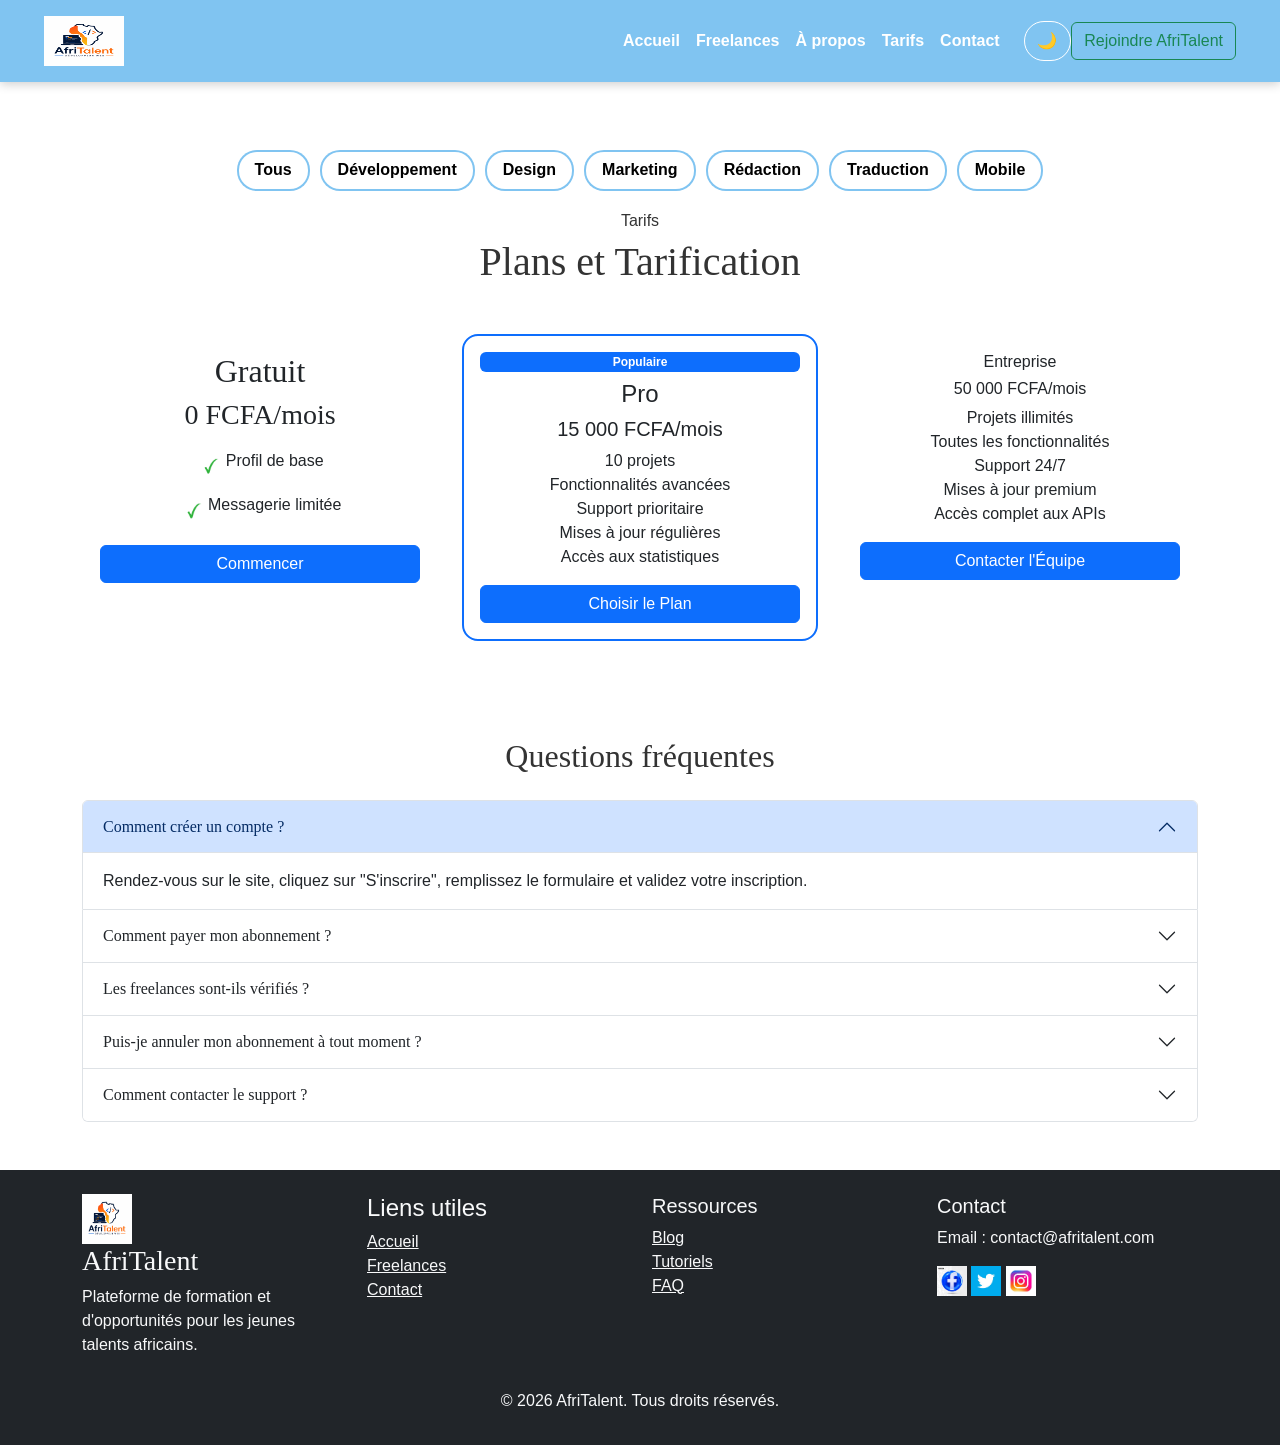
<file: tarif.html>
<!DOCTYPE html>
<html lang="fr">

<head>
  <meta charset="UTF-8">
  <meta name="viewport" content="width=device-width, initial-scale=1.0">
  <title>AfriTalent — Tarifs</title>
  <!-- Bootstrap 5 via CDN -->
  <link href="https://cdn.jsdelivr.net/npm/bootstrap@5.3.0/dist/css/bootstrap.min.css" rel="stylesheet">
  <!-- Bootstrap Icons -->
  <link href="https://cdn.jsdelivr.net/npm/bootstrap-icons@1.10.5/font/bootstrap-icons.css" rel="stylesheet">
  <!-- Feuille de style personnelle -->
  <link rel="stylesheet" href="css/style.css">
</head>

<body>

  <!-- NAVBAR -->
  <nav class="navbar navbar-expand-lg bg-white">
    <div class="container-fluid">
      <img src="IMAGE/LOGO.png" width="80" alt="Logo AfriTalent">
      <button class="navbar-toggler" type="button" data-bs-toggle="collapse" data-bs-target="#navbarSupportedContent"
        aria-controls="navbarSupportedContent" aria-expanded="false" aria-label="Toggle navigation">
        <span class="navbar-toggler-icon"></span>
      </button>
      <div class="collapse navbar-collapse" id="navbarSupportedContent">
        <ul class="navbar-nav ms-auto mb-2 mb-lg-0">
          <li class="nav-item"><a class="nav-link" href="index.html">Accueil</a></li>
          <li class="nav-item"><a class="nav-link" href="freelances.html">Freelances</a></li>
          <li class="nav-item"><a class="nav-link" href="about.html">À propos</a></li>
          <li class="nav-item"><a class="nav-link active" aria-current="page" href="tarif.html">Tarifs</a></li>
          <li class="nav-item"><a class="nav-link" href="contact.html">Contact</a></li>
        </ul>
        <form class="d-flex" role="search">
          <button class="btn btn-outline-success" type="submit">Rejoindre AfriTalent</button>
        </form>
      </div>
    </div>
  </nav>

  <!-- SECTION TARIFS : 3 plans tarifaires -->
  <section class="py-5">
    <div class="container text-center">
      <h6>Tarifs</h6>
      <h1>Plans et Tarification</h1>
      <div class="row g-4 mt-4">

        <!-- Plan Gratuit -->
        <div class="col-md-4">
          <div class="card p-3">
            <h2>Gratuit</h2>
            <h3>0 FCFA/mois</h3>
            <p>
              <img src="IMAGE/valide.png" width="25" alt="Inclus"> Profil de base<br>
              <img src="IMAGE/valide.png" width="25" alt="Inclus"> Messagerie limitée
            </p>
            <button type="button" class="btn btn-primary">Commencer</button>
          </div>
        </div>

        <!-- Plan Pro (mis en avant avec badge Populaire) -->
        <div class="col-md-4">
          <div class="card p-3 border-primary">
            <span class="badge bg-primary mb-2">Populaire</span>
            <h4>Pro</h4>
            <h5>15 000 FCFA/mois</h5>
            <p>
              10 projets<br>
              Fonctionnalités avancées<br>
              Support prioritaire<br>
              Mises à jour régulières<br>
              Accès aux statistiques
            </p>
            <button type="button" class="btn btn-primary">Choisir le Plan</button>
          </div>
        </div>

        <!-- Plan Entreprise -->
        <div class="col-md-4">
          <div class="card p-3">
            <h6>Entreprise</h6>
            <h6>50 000 FCFA/mois</h6>
            <p>
              Projets illimités<br>
              Toutes les fonctionnalités<br>
              Support 24/7<br>
              Mises à jour premium<br>
              Accès complet aux APIs
            </p>
            <button type="button" class="btn btn-primary">Contacter l'Équipe</button>
          </div>
        </div>

      </div>
    </div>
  </section>

  <!-- SECTION FAQ : accordion Bootstrap -->
  <section class="py-5">
    <div class="container">
      <h2 class="text-center mb-4">Questions fréquentes</h2>
      <div class="accordion" id="accordionFAQ">

        <!-- Question 1 -->
        <div class="accordion-item">
          <h2 class="accordion-header">
            <button class="accordion-button" type="button" data-bs-toggle="collapse" data-bs-target="#faq1"
              aria-expanded="true" aria-controls="faq1">
              Comment créer un compte ?
            </button>
          </h2>
          <div id="faq1" class="accordion-collapse collapse show" data-bs-parent="#accordionFAQ">
            <div class="accordion-body">
              Rendez-vous sur le site, cliquez sur "S'inscrire", remplissez le formulaire et validez votre inscription.
            </div>
          </div>
        </div>

        <!-- Question 2 -->
        <div class="accordion-item">
          <h2 class="accordion-header">
            <button class="accordion-button collapsed" type="button" data-bs-toggle="collapse" data-bs-target="#faq2"
              aria-expanded="false" aria-controls="faq2">
              Comment payer mon abonnement ?
            </button>
          </h2>
          <div id="faq2" class="accordion-collapse collapse" data-bs-parent="#accordionFAQ">
            <div class="accordion-body">
              Connectez-vous à votre compte, rendez-vous dans "Abonnement", choisissez votre offre et procédez au
              paiement.
            </div>
          </div>
        </div>

        <!-- Question 3 -->
        <div class="accordion-item">
          <h2 class="accordion-header">
            <button class="accordion-button collapsed" type="button" data-bs-toggle="collapse" data-bs-target="#faq3"
              aria-expanded="false" aria-controls="faq3">
              Les freelances sont-ils vérifiés ?
            </button>
          </h2>
          <div id="faq3" class="accordion-collapse collapse" data-bs-parent="#accordionFAQ">
            <div class="accordion-body">
              AfriTalent s'assure que les profils sont complets et authentiques grâce à un système de vérification.
            </div>
          </div>
        </div>

        <!-- Question 4 -->
        <div class="accordion-item">
          <h2 class="accordion-header">
            <button class="accordion-button collapsed" type="button" data-bs-toggle="collapse" data-bs-target="#faq4"
              aria-expanded="false" aria-controls="faq4">
              Puis-je annuler mon abonnement à tout moment ?
            </button>
          </h2>
          <div id="faq4" class="accordion-collapse collapse" data-bs-parent="#accordionFAQ">
            <div class="accordion-body">
              Oui, vous pouvez annuler à tout moment. L'annulation prend effet à la fin de la période de facturation.
            </div>
          </div>
        </div>

        <!-- Question 5 -->
        <div class="accordion-item">
          <h2 class="accordion-header">
            <button class="accordion-button collapsed" type="button" data-bs-toggle="collapse" data-bs-target="#faq5"
              aria-expanded="false" aria-controls="faq5">
              Comment contacter le support ?
            </button>
          </h2>
          <div id="faq5" class="accordion-collapse collapse" data-bs-parent="#accordionFAQ">
            <div class="accordion-body">
              Contactez-nous par email à contact@afritalent.com ou via le formulaire de contact sur notre site.
            </div>
          </div>
        </div>

      </div>
    </div>
  </section>

  <!-- FOOTER -->
  <footer class="bg-dark text-light pt-4">
    <div class="container">
      <div class="row">
        <div class="col-md-3">
          <img src="IMAGE/LOGO.png" width="50" alt="Logo AfriTalent">
          <h3>AfriTalent</h3>
          <p>Plateforme de formation et d'opportunités pour les jeunes talents africains.</p>
        </div>
        <div class="col-md-3">
          <h4>Liens utiles</h4>
          <ul class="list-unstyled">
            <li><a href="index.html" class="text-light">Accueil</a></li>
            <li><a href="freelances.html" class="text-light">Freelances</a></li>
            <li><a href="contact.html" class="text-light">Contact</a></li>
          </ul>
        </div>
        <div class="col-md-3">
          <h5>Ressources</h5>
          <ul class="list-unstyled">
            <li><a href="#" class="text-light">Blog</a></li>
            <li><a href="#" class="text-light">Tutoriels</a></li>
            <li><a href="#" class="text-light">FAQ</a></li>
          </ul>
        </div>
        <div class="col-md-3">
          <h5>Contact</h5>
          <p>Email : contact@afritalent.com</p>
          <a href="https://www.facebook.com" target="_blank"><img src="IMAGE/facebook.jpg" width="30"
              alt="Facebook"></a>
          <a href="https://www.twitter.com" target="_blank"><img src="IMAGE/twiter.jpg" width="30" alt="Twitter"></a>
          <a href="https://www.instagram.com" target="_blank"><img src="IMAGE/instagramme.jpg" width="30"
              alt="Instagram"></a>
        </div>
      </div>
      <div class="text-center mt-3 pb-3">
        <p>&copy; <span id="year"></span> AfriTalent. Tous droits réservés.</p>
      </div>
    </div>
  </footer>

  <!-- Bootstrap JS -->
  <script src="https://cdn.jsdelivr.net/npm/bootstrap@5.3.0/dist/js/bootstrap.bundle.min.js"></script>
  <script src="js/main.Js"></script>

</body>

</html>
</file>
<file: css/style.css>
.hero {
  position: relative;
  overflow: hidden;
  height: 550px; /* hauteur fixe suffisante */
}
.navbar.bg-white {
  background-color: var(--couleur-primaire) !important;
}

.hero img {
  width: 100%;
  height: 100%;
  object-fit: cover;
  display: block;
}

.hero-content {
  position: absolute;
  top: 180px;
  left: 30px;
  color: white;
  z-index: 2;
}

#stats-section {
  position: absolute;
  bottom: 0;
  left: 0;
  right: 0;
  color: white;
  background: rgba(0, 0, 0, 0.5);
  padding: 15px 0;
  margin: 0 !important;
  z-index: 2;
}

#stats-section p {
  color: white;
  margin: 0;
}

#stats-section span {
  white-space: nowrap;
}



.hero{
    position: relative;
    overflow: hidden;
}
.hero img {
    width: 100;
    height: 500px;
    object-fit: cover;
    display: block;
}
.hero-content {
    position: absolute;
    top: 200px;
    left: 30px;
    color: white;
}
#stats-section {
    position: absolute;
    bottom: 0;
    left : 0;
    right : 0;
    width: 100;
    color: white;
    background: rgba(0,0,0,0.5);
    padding: 15px 0;
    margin: 0;
    white-space: nowrap;
    font-size: 2rem;
}
#stats-section p {
    color: white;
    margin: 0;
}
.hero img{
    width: 100%;
    height: 500px;
    object-fit:cover;
    display:block;
}
.hero::after{
    /* content: ;  */
    position: absolute;
    inset: 0;
    background-color: rgba(0,0, 0, 0.45);
}
.hero-content{
    position: absolute;
    bottom: 2rem;
    left: 2rem;
    z-index: 1;
    color: white;
}
.hero-content h1 {
    font-size: 2.5rem;
    font-weight: 700;
    margin-bottom: 0.5rem;

}
.hero-content p {
    font-size: 1rem;
    margin-bottom: 1.2rem;
    opacity: 0.9;
}
.hero-buttons {
    display: flex;
    gap: 1rem;
}
.hero-buttons button {
    background: #1a73e8;
    color: white;
    border: none;
    padding: 0.6rem 1.4rem;
    border-radius: 4px;
    font-size: 0.9rem;
    cursor: pointer;
}
body {
    overflow-x: hidden;
    max-width: 100%;
}
footer {
    width: 100%;
    max-width: 100%;
}

/* root */
:root {
    --couleur-primaire:#8B1A1A;
    --couleur-secondaire:#c9A84C;
    --couleur-texte:#333333;
    --couleur-fond:#ffffff;
    --police-titre:'playfair Display',serif;
    --police-corps:'DM sans',sans-serif;
    --espacement:1rem;
}
/* 2google  font*/
body {
    font-family: var(--police-corps);
}
h1,h2,h3 {
    font-family: var(--police-titre);
}

/* css+style de base */
* {
    margin: 0;
    padding: 0;
    box-sizing: border-box;
}
body {
    font-family: var(--police-corps);
    color: var(--couleur-texte);
    background-color: var(--couleur-fond);
}

/* Navbar stylisé */
nav {
    background-color: var(--couleur-primaire);
    display: flex;
    align-items: center;
    padding: var(--espacement) 2rem;
    gap: 2rem;
}
nav img {
    height: 50px;
}
nav a {
    color: white;
    text-decoration: none;
    font-weight: 600;
}




/* ============================================
   VARIABLES CSS
   ============================================ */
:root {
  --couleur-primaire: #76bff0eb;
  --couleur-secondaire: #C9A84C;
  --couleur-texte: #333333;
  --couleur-fond: #ffffff;
  --couleur-fond-alt: #f8f4f0;
  --couleur-carte: #ffffff;
  --police-titre: 'Playfair Display', serif;
  --police-corps: 'DM Sans', sans-serif;
  --espacement: 1rem;
}

/* ============================================
   RESET & BASE
   ============================================ */
* {
  margin: 0;
  padding: 0;
  box-sizing: border-box;
}

body {
  font-family: var(--police-corps);
  color: var(--couleur-texte);
  background-color: var(--couleur-fond);
  overflow-x: hidden;
}

h1, h2, h3 {
  font-family: var(--police-titre);
}

/* ============================================
   NAVBAR
   ============================================ */
.navbar {
  background-color: var(--couleur-primaire) !important;
  padding: var(--espacement) 2rem;
  position: sticky;
  top: 0;
  z-index: 100;
  box-shadow: 0 2px 10px rgba(0, 0, 0, 0.2);
  transition: box-shadow 0.3s ease, padding 0.3s ease;
}

.navbar .nav-link {
  color: white !important;
  font-weight: 600;
  transition: color 0.3s ease;
}

.navbar .nav-link:hover {
  color: var(--couleur-secondaire) !important;
}

.navbar-toggler {
  border-color: white;
}

.navbar-toggler-icon {
  filter: invert(1);
}

/* ============================================
   HERO
   ============================================ */
.hero {
  position: relative;
  overflow: hidden;
  height: 550px;
}

.hero img {
  width: 100%;
  height: 100%;
  object-fit: cover;
  display: block;
}

/* content:'' est obligatoire sinon ::after n'apparait pas */
.hero::after {
  content: '';
  position: absolute;
  inset: 0;
  background-color: rgba(0, 0, 0, 0.45);
  z-index: 1;
}

.hero-content {
  position: absolute;
  top: 180px;
  left: 30px;
  color: white;
  z-index: 2;
}

.hero-content h1 {
  font-family: var(--police-titre);
  font-size: clamp(2rem, 4vw, 3.5rem);
  font-weight: 700;
  margin-bottom: 0.5rem;
}

.hero-content p {
  font-size: 1.1rem;
  margin-bottom: 1.5rem;
  opacity: 0.9;
}

.hero-buttons {
  display: flex;
  gap: 1rem;
  flex-wrap: wrap;
}

.hero-buttons button {
  background-color: var(--couleur-primaire);
  color: white;
  border: 2px solid white;
  padding: 0.6rem 1.4rem;
  border-radius: 4px;
  font-size: 0.95rem;
  cursor: pointer;
  transition: background-color 0.3s ease, color 0.3s ease;
}

.hero-buttons button:hover {
  background-color: white;
  color: var(--couleur-primaire);
}

/* Stats collées en bas du hero */
#stats-section {
  position: absolute;
  bottom: 0;
  left: 0;
  right: 0;
  color: white;
  background: rgba(0, 0, 0, 0.55);
  padding: 15px 0;
  margin: 0 !important;
  z-index: 2;
}

#stats-section p {
  color: white;
  margin: 0;
}

#stats-section span {
  white-space: nowrap;
  font-size: 1.8rem;
  font-weight: 700;
  color: var(--couleur-secondaire);
}

/* ============================================
   BENTO GRID — #how-it-works
   ============================================ */
#how-it-works {
  background-color: var(--couleur-fond-alt);
  padding: 5rem 2rem;
}

/* Remplacement de la grille Bootstrap par CSS Grid */
#how-it-works .row {
  display: grid !important;
  grid-template-columns: repeat(3, 1fr);
  gap: 1.5rem;
}

/* Reset des colonnes Bootstrap */
#how-it-works .row > div {
  width: 100% !important;
  max-width: 100% !important;
  padding: 0;
}

/* Carte 1 : occupe 2 colonnes */
#how-it-works .row > div:nth-child(1) {
  grid-column: span 2;
}

/* Carte 4 : occupe la colonne 3 sur les 2 lignes */
#how-it-works .row > div:nth-child(4) {
  grid-column: 3;
  grid-row: 1 / span 2;
}

#how-it-works .card {
  border: none;
  border-radius: 1rem;
  background-color: var(--couleur-carte);
  height: 100%;
  transition: transform 0.3s ease, box-shadow 0.3s ease;
}

#how-it-works .card:hover {
  transform: translateY(-5px);
  box-shadow: 0 12px 30px rgba(0, 0, 0, 0.1);
}

/* Numéros décoratifs 01 02 03 04 */
#how-it-works .text-primary {
  color: var(--couleur-primaire) !important;
  font-size: 2.5rem;
  font-weight: 900;
  opacity: 0.2;
  display: block;
  line-height: 1;
  margin-bottom: 0.5rem;
}

/* ============================================
   CATÉGORIES DE SERVICES
   ============================================ */
.card {
  border-radius: 1rem;
  border: 2px solid transparent;
  transition: transform 0.3s ease,
              box-shadow 0.3s ease,
              background-color 0.3s ease,
              border-color 0.3s ease,
              color 0.3s ease;
}

.card:hover {
  transform: translateY(-6px) scale(1.02);
  box-shadow: 0 16px 40px rgba(0, 0, 0, 0.12);
  background-color: var(--couleur-primaire);
  color: white;
  border-color: var(--couleur-primaire);
}

.card:hover h5,
.card:hover p {
  color: white;
}

/* Icônes 50px */
.card img[width="50"] {
  margin-bottom: 0.75rem;
  transition: filter 0.3s ease, transform 0.3s ease;
}

.card:hover img[width="50"] {
  filter: brightness(0) invert(1);
  transform: scale(1.1);
}

/* ============================================
   TÉMOIGNAGES — #Témoignage
   ============================================ */
#Témoignage {
  background-color: var(--couleur-fond-alt);
  padding: 5rem 2rem;
}

#Témoignage .card {
  border: none;
  box-shadow: 0 4px 20px rgba(0, 0, 0, 0.07);
  text-align: center;
}

/* Photos avatars — exclut les images d'étoiles */
#Témoignage .card img:not([src*="etoile"]) {
  border-radius: 50%;
  width: 100px !important;
  height: 100px;
  object-fit: cover;
  border: 3px solid var(--couleur-primaire);
  display: block;
  margin: 0 auto 0.75rem;
}

#Témoignage .card p {
  font-style: italic;
  color: #555;
  font-size: 0.95rem;
  margin-top: 0.5rem;
}

/* ============================================
   FOOTER
   ============================================ */
footer {
  width: 100%;
  max-width: 100%;
}

footer a {
  transition: opacity 0.3s ease;
}

footer a:hover {
  opacity: 0.7;
}


/* ============================================
   VARIABLES CSS
   ============================================ */
:root {
  --couleur-primaire: #76bff0eb;
  --couleur-secondaire: #C9A84C;
  --couleur-texte: #333333;
  --couleur-fond: #ffffff;
  --couleur-fond-alt: #f8f4f0;
  --couleur-carte: #ffffff;
  --police-titre: 'Playfair Display', serif;
  --police-corps: 'DM Sans', sans-serif;
  --espacement: 1rem;
}

/* ============================================
   RESET & BASE
   ============================================ */
* {
  margin: 0;
  padding: 0;
  box-sizing: border-box;
}

body {
  font-family: var(--police-corps);
  color: var(--couleur-texte);
  background-color: var(--couleur-fond);
  overflow-x: hidden;
}

h1, h2, h3 {
  font-family: var(--police-titre);
}

/* ============================================
   NAVBAR
   ============================================ */
.navbar {
  background-color: var(--couleur-primaire) !important;
  padding: var(--espacement) 2rem;
  position: sticky;
  top: 0;
  z-index: 100;
  box-shadow: 0 2px 10px rgba(0, 0, 0, 0.2);
  transition: box-shadow 0.3s ease, padding 0.3s ease;
}

.navbar .nav-link {
  color: white !important;
  font-weight: 600;
  transition: color 0.3s ease;
}

.navbar .nav-link:hover {
  color: var(--couleur-secondaire) !important;
}

.navbar-toggler {
  border-color: white;
}

.navbar-toggler-icon {
  filter: invert(1);
}

/* ============================================
   HERO
   ============================================ */
.hero {
  position: relative;
  overflow: hidden;
  height: 450px;
}

.hero img {
  width: 100%;
  height: 100%;
  object-fit: cover;
  display: block;
}

/* Overlay sombre sur l'image */
.hero::after {
  content: '';
  position: absolute;
  inset: 0;
  background-color: rgba(0, 0, 0, 0.45);
  z-index: 1;
}

.hero-content {
  position: absolute;
  top: 120px;
  left: 30px;
  color: white;
  z-index: 2;
}

.hero-content h1 {
  font-family: var(--police-titre);
  font-size: clamp(2rem, 4vw, 3.5rem);
  font-weight: 700;
  margin-bottom: 0.5rem;
}

.hero-content p {
  font-size: 1.1rem;
  margin-bottom: 1.5rem;
  opacity: 0.9;
}

.hero-buttons {
  display: flex;
  gap: 1rem;
  flex-wrap: wrap;
}

.hero-buttons button {
  background-color: var(--couleur-primaire);
  color: white;
  border: 2px solid white;
  padding: 0.6rem 1.4rem;
  border-radius: 4px;
  font-size: 0.95rem;
  cursor: pointer;
  transition: background-color 0.3s ease, color 0.3s ease;
}

.hero-buttons button:hover {
  background-color: white;
  color: var(--couleur-primaire);
}

/* ============================================
   STATS — juste sous le hero
   ============================================ */
#stats-section {
  position: static;
  color: white;
  background: rgba(0, 0, 0, 0.55);
  padding: 15px 0;
  margin: 0 !important;
}

#stats-section p {
  color: white;
  margin: 0;
}

#stats-section span {
  white-space: nowrap;
  font-size: 1.8rem;
  font-weight: 700;
  color: var(--couleur-secondaire);
}

/* ============================================
   BENTO GRID — #how-it-works
   ============================================ */
#how-it-works {
  background-color: var(--couleur-fond-alt);
  padding: 5rem 2rem;
}

#how-it-works .row {
  display: grid !important;
  grid-template-columns: repeat(3, 1fr);
  gap: 1.5rem;
}

#how-it-works .row > div {
  width: 100% !important;
  max-width: 100% !important;
  padding: 0;
}

/* Carte 1 : occupe 2 colonnes */
#how-it-works .row > div:nth-child(1) {
  grid-column: span 2;
}

/* Carte 4 : occupe la colonne 3 sur 2 lignes */
#how-it-works .row > div:nth-child(4) {
  grid-column: 3;
  grid-row: 1 / span 2;
}

#how-it-works .card {
  border: none;
  border-radius: 1rem;
  background-color: var(--couleur-carte);
  height: 100%;
  transition: transform 0.3s ease, box-shadow 0.3s ease;
}

#how-it-works .card:hover {
  transform: translateY(-5px);
  box-shadow: 0 12px 30px rgba(0, 0, 0, 0.1);
}

#how-it-works .text-primary {
  color: var(--couleur-primaire) !important;
  font-size: 2.5rem;
  font-weight: 900;
  opacity: 0.2;
  display: block;
  line-height: 1;
  margin-bottom: 0.5rem;
}

/* ============================================
   CATÉGORIES DE SERVICES
   ============================================ */
.card {
  border-radius: 1rem;
  border: 2px solid transparent;
  transition: transform 0.3s ease,
              box-shadow 0.3s ease,
              background-color 0.3s ease,
              border-color 0.3s ease,
              color 0.3s ease;
}

.card:hover {
  transform: translateY(-6px) scale(1.02);
  box-shadow: 0 16px 40px rgba(0, 0, 0, 0.12);
  background-color: var(--couleur-primaire);
  color: white;
  border-color: var(--couleur-primaire);
}

.card:hover h5,
.card:hover p {
  color: white;
}

.card img[width="50"] {
  margin-bottom: 0.75rem;
  transition: filter 0.3s ease, transform 0.3s ease;
}

.card:hover img[width="50"] {
  filter: brightness(0) invert(1);
  transform: scale(1.1);
}

/* ============================================
   TÉMOIGNAGES
   ============================================ */
#Témoignage {
  background-color: var(--couleur-fond-alt);
  padding: 5rem 2rem;
}

#Témoignage .card {
  border: none;
  box-shadow: 0 4px 20px rgba(0, 0, 0, 0.07);
  text-align: center;
}

#Témoignage .card img:not([src*="etoile"]) {
  border-radius: 50%;
  width: 100px !important;
  height: 100px;
  object-fit: cover;
  border: 3px solid var(--couleur-primaire);
  display: block;
  margin: 0 auto 0.75rem;
}

#Témoignage .card p {
  font-style: italic;
  color: #555;
  font-size: 0.95rem;
  margin-top: 0.5rem;
}

/* ============================================
   FOOTER
   ============================================ */
footer {
  width: 100%;
  max-width: 100%;
}

footer a {
  transition: opacity 0.3s ease;
}

footer a:hover {
  opacity: 0.7;
}

/* ============================================
   RESPONSIVE — TABLETTE (max 768px)
   ============================================ */
@media (max-width: 768px) {

  /* Hero */
  .hero {
    height: 350px;
  }

  .hero-content {
    top: 70px;
    left: 20px;
    right: 20px;
  }

  .hero-content h1 {
    font-size: 1.8rem;
  }

  .hero-content p {
    font-size: 0.95rem;
  }

  /* Boutons en colonne */
  .hero-buttons {
    flex-direction: column;
    gap: 0.5rem;
  }

  /* Stats */
  #stats-section span {
    font-size: 1.3rem;
  }

  /* Bento Grid : 2 colonnes */
  #how-it-works .row {
    grid-template-columns: repeat(2, 1fr) !important;
  }

  #how-it-works .row > div:nth-child(1) {
    grid-column: span 1;
  }

  #how-it-works .row > div:nth-child(4) {
    grid-column: auto;
    grid-row: auto;
  }

  /* Footer */
  footer .col-md-3 {
    margin-bottom: 1.5rem;
  }
}

/* ============================================
   RESPONSIVE — MOBILE (max 375px)
   ============================================ */
@media (max-width: 375px) {

  /* Hero */
  .hero {
    height: 280px;
  }

  .hero-content {
    top: 40px;
    left: 15px;
    right: 15px;
  }

  .hero-content h1 {
    font-size: 1.4rem;
  }

  .hero-content p {
    font-size: 0.85rem;
    margin-bottom: 0.8rem;
  }

  /* Boutons pleine largeur */
  .hero-buttons {
    flex-direction: column;
  }

  .hero-buttons button {
    width: 100%;
    text-align: center;
  }

  /* Stats */
  #stats-section span {
    font-size: 1.1rem;
  }

  /* Bento Grid : 1 colonne */
  #how-it-works .row {
    grid-template-columns: 1fr !important;
  }

  #how-it-works .row > div:nth-child(1),
  #how-it-works .row > div:nth-child(4) {
    grid-column: auto;
    grid-row: auto;
  }

  /* Témoignages */
  #Témoignage .card img:not([src*="etoile"]) {
    width: 70px !important;
    height: 70px;
  }

  /* Navbar */
  .navbar {
    padding: 0.5rem 1rem;
  }

  /* Footer centré */
  footer .col-md-3 {
    text-align: center;
    margin-bottom: 1.5rem;
  }
}

/* ============================================
   RESPONSIVE — DESKTOP (min 1200px)
   ============================================ */
@media (min-width: 1200px) {

  /* Hero grand écran */
  .hero {
    height: 550px;
  }

  .hero-content {
    top: 180px;
    left: 80px;
  }

  .hero-content h1 {
    font-size: 3.5rem;
  }

  /* Bento Grid : 3 colonnes */
  #how-it-works .row {
    grid-template-columns: repeat(3, 1fr) !important;
  }

  /* Stats */
  #stats-section span {
    font-size: 2.2rem;
  }
}



/* Dark Mode */
body.dark-mode {
  background-color: #1a1a2e;
  color: #e0e0e0;
}
body.dark-mode .navbar {
  background-color: #0f0f1a !important;
}
body.dark-mode .card {
  background-color: #16213e;
  color: #e0e0e0;
}
body.dark-mode footer {
  background-color: #0f0f1a !important;
}
</file>
